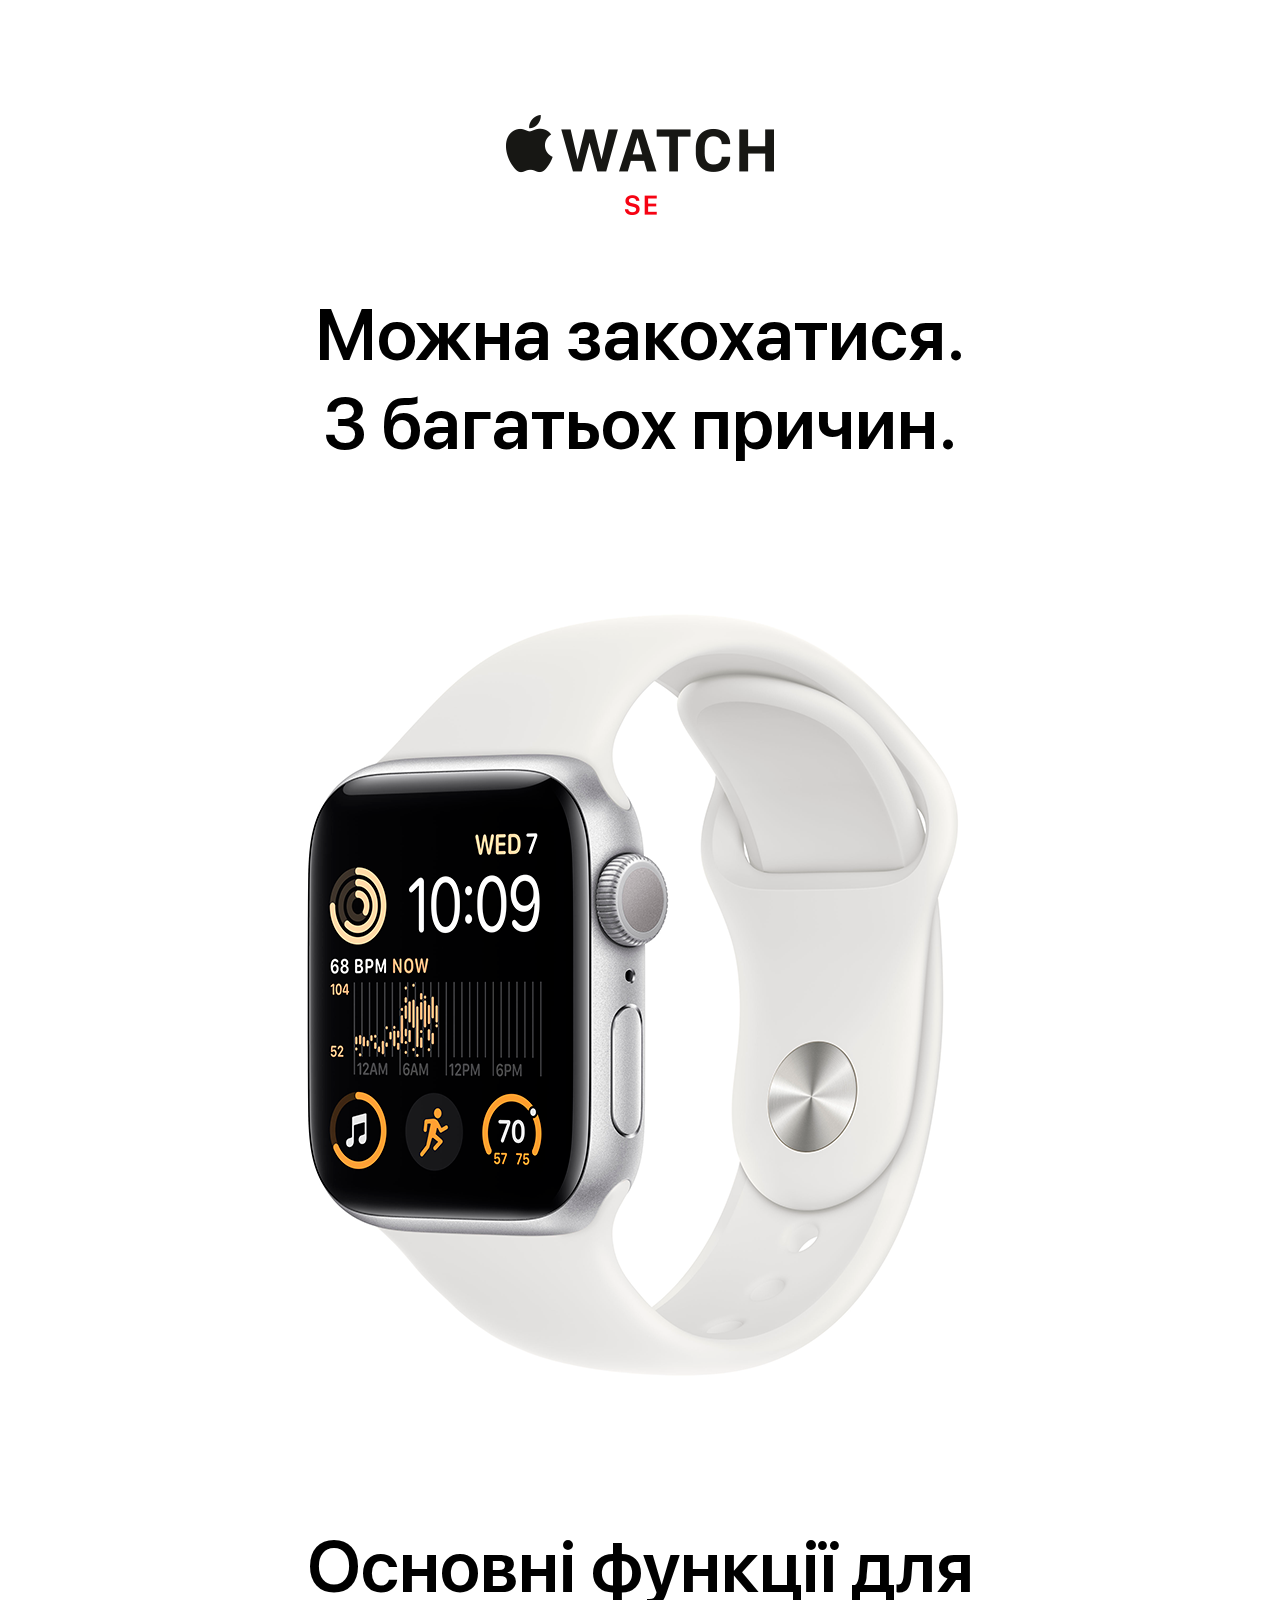
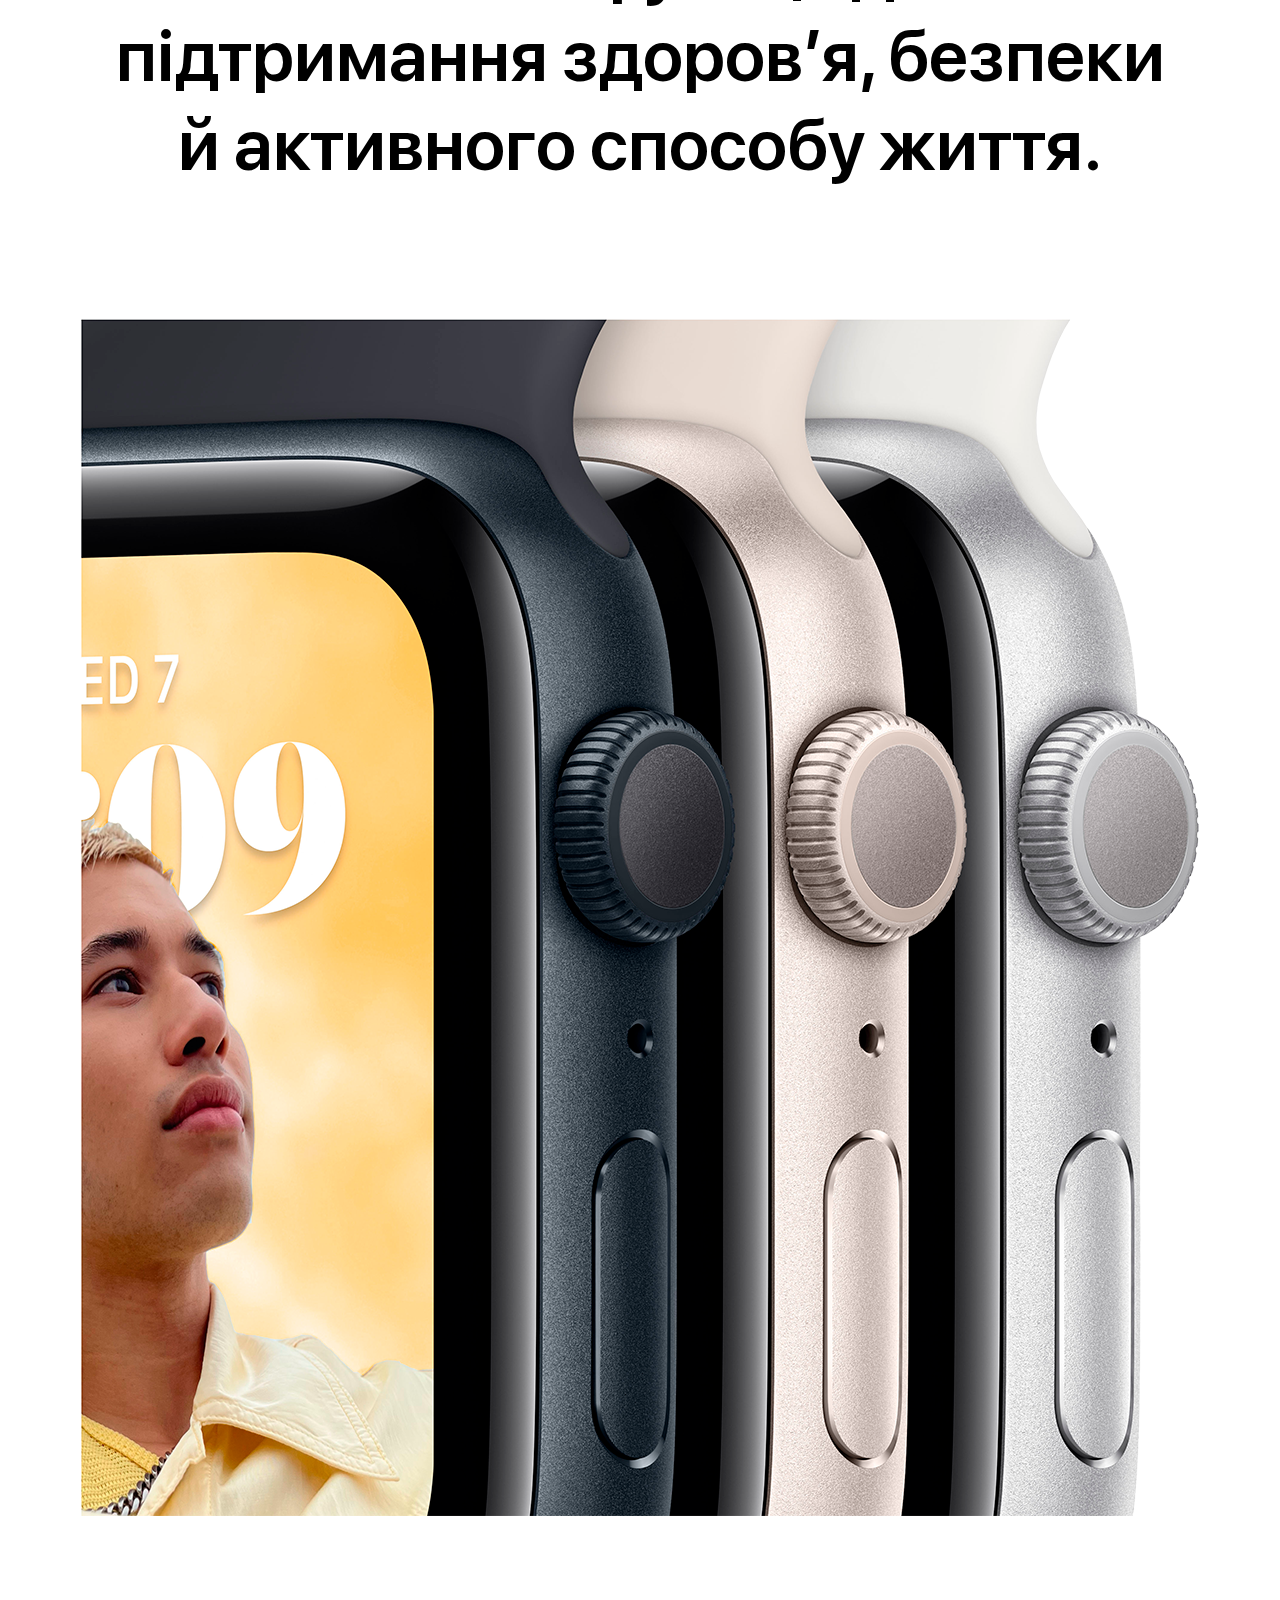
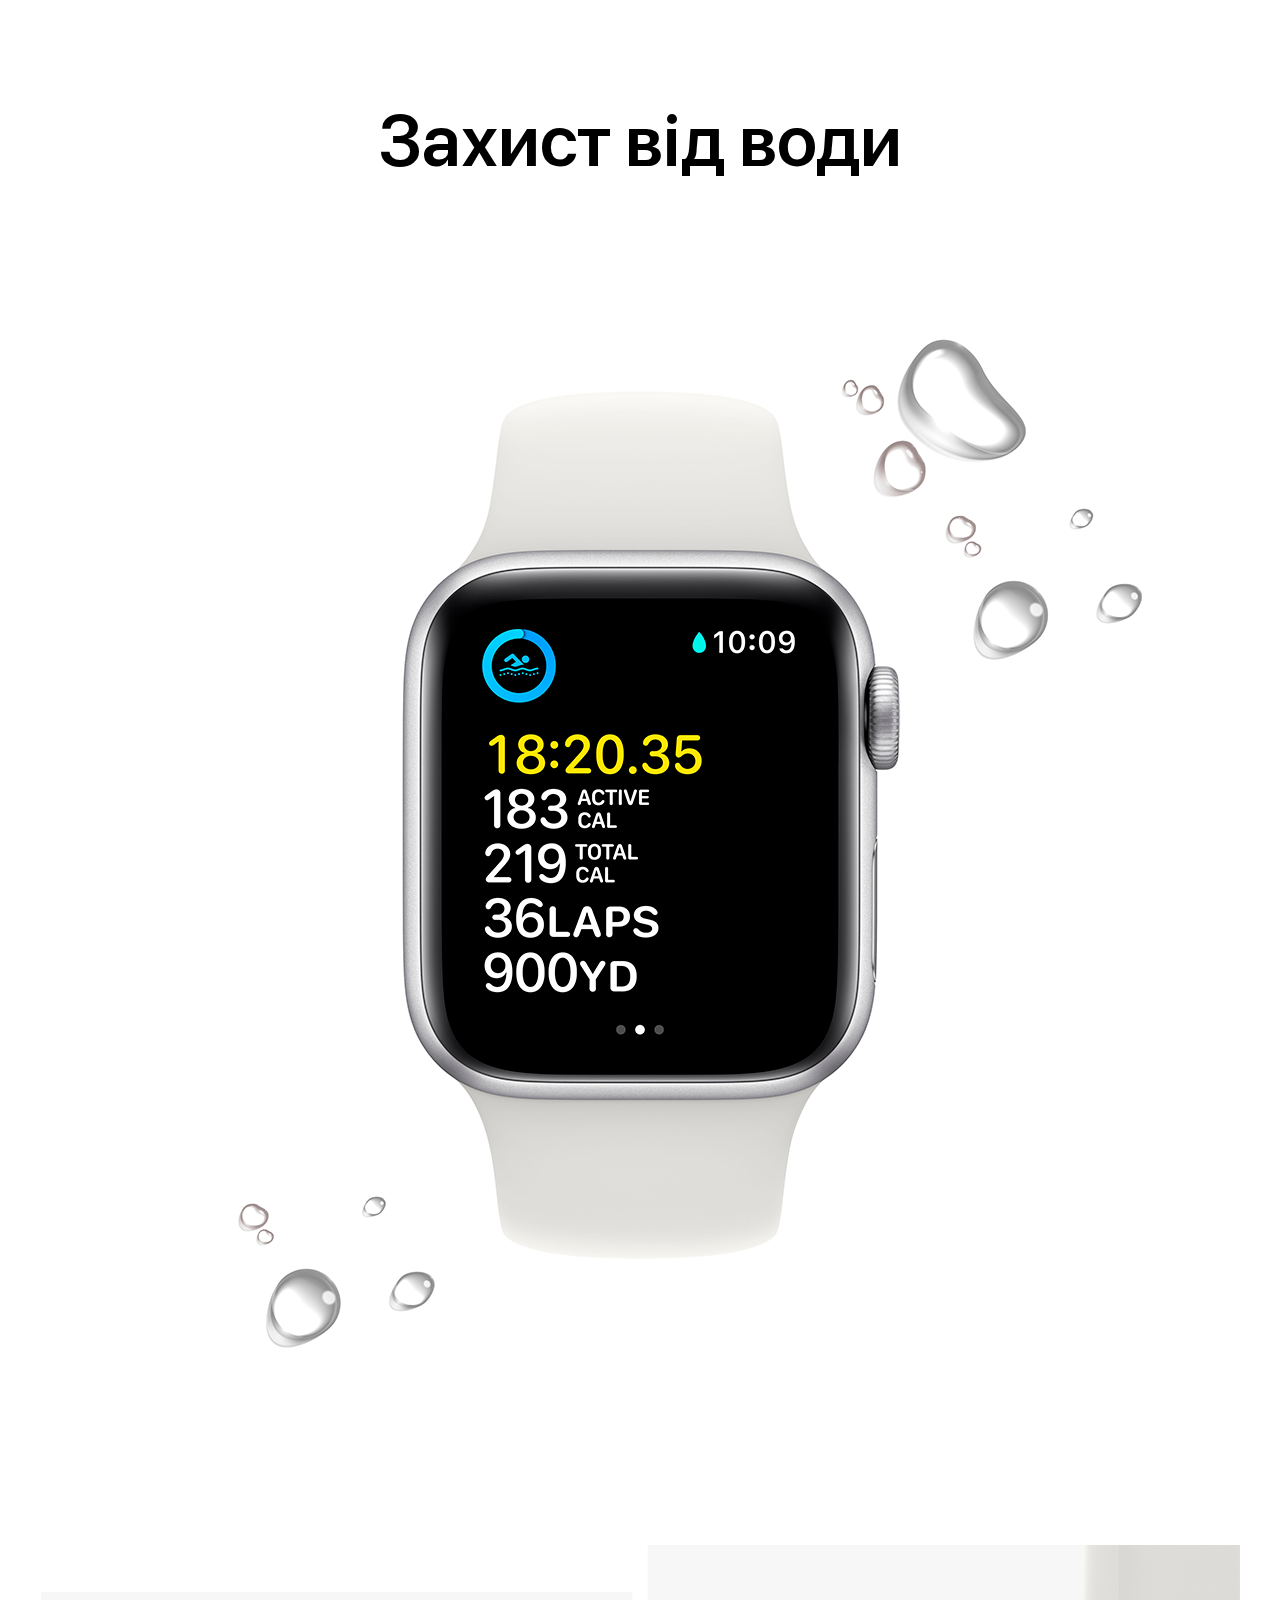
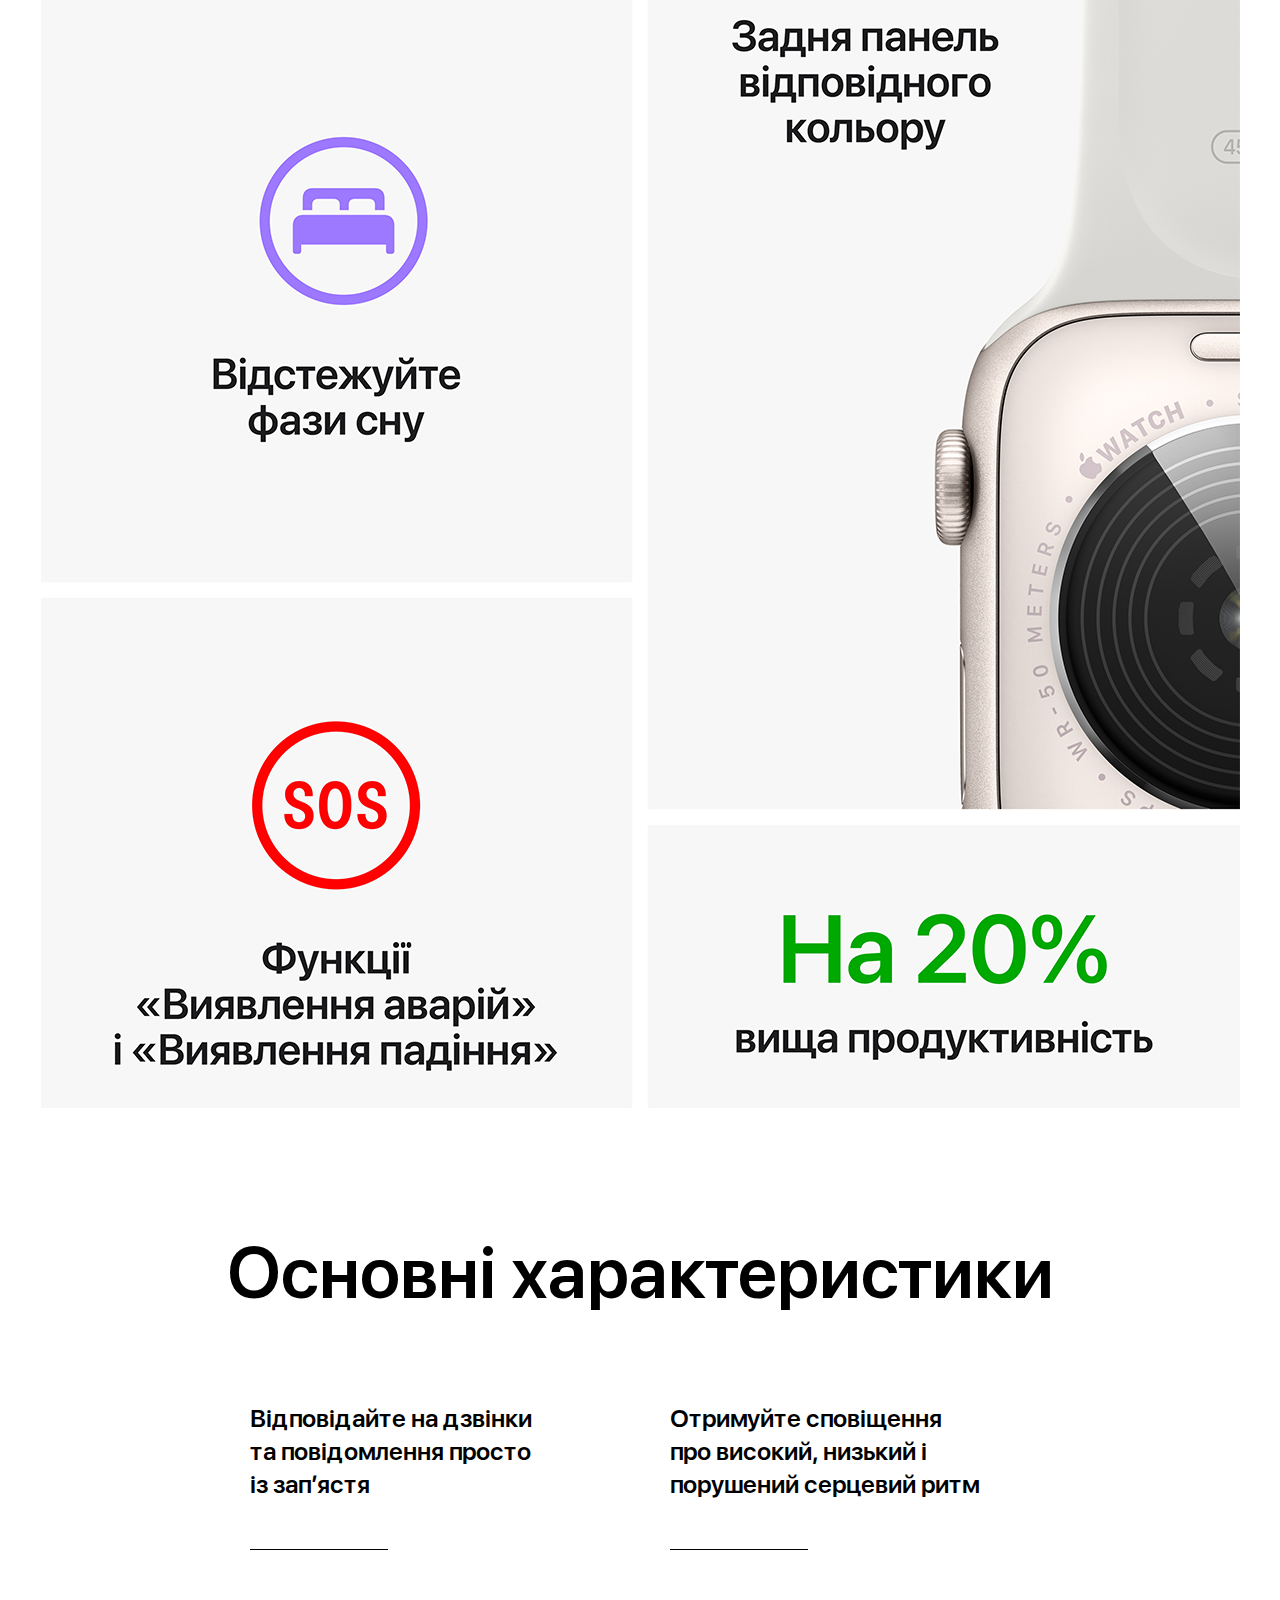
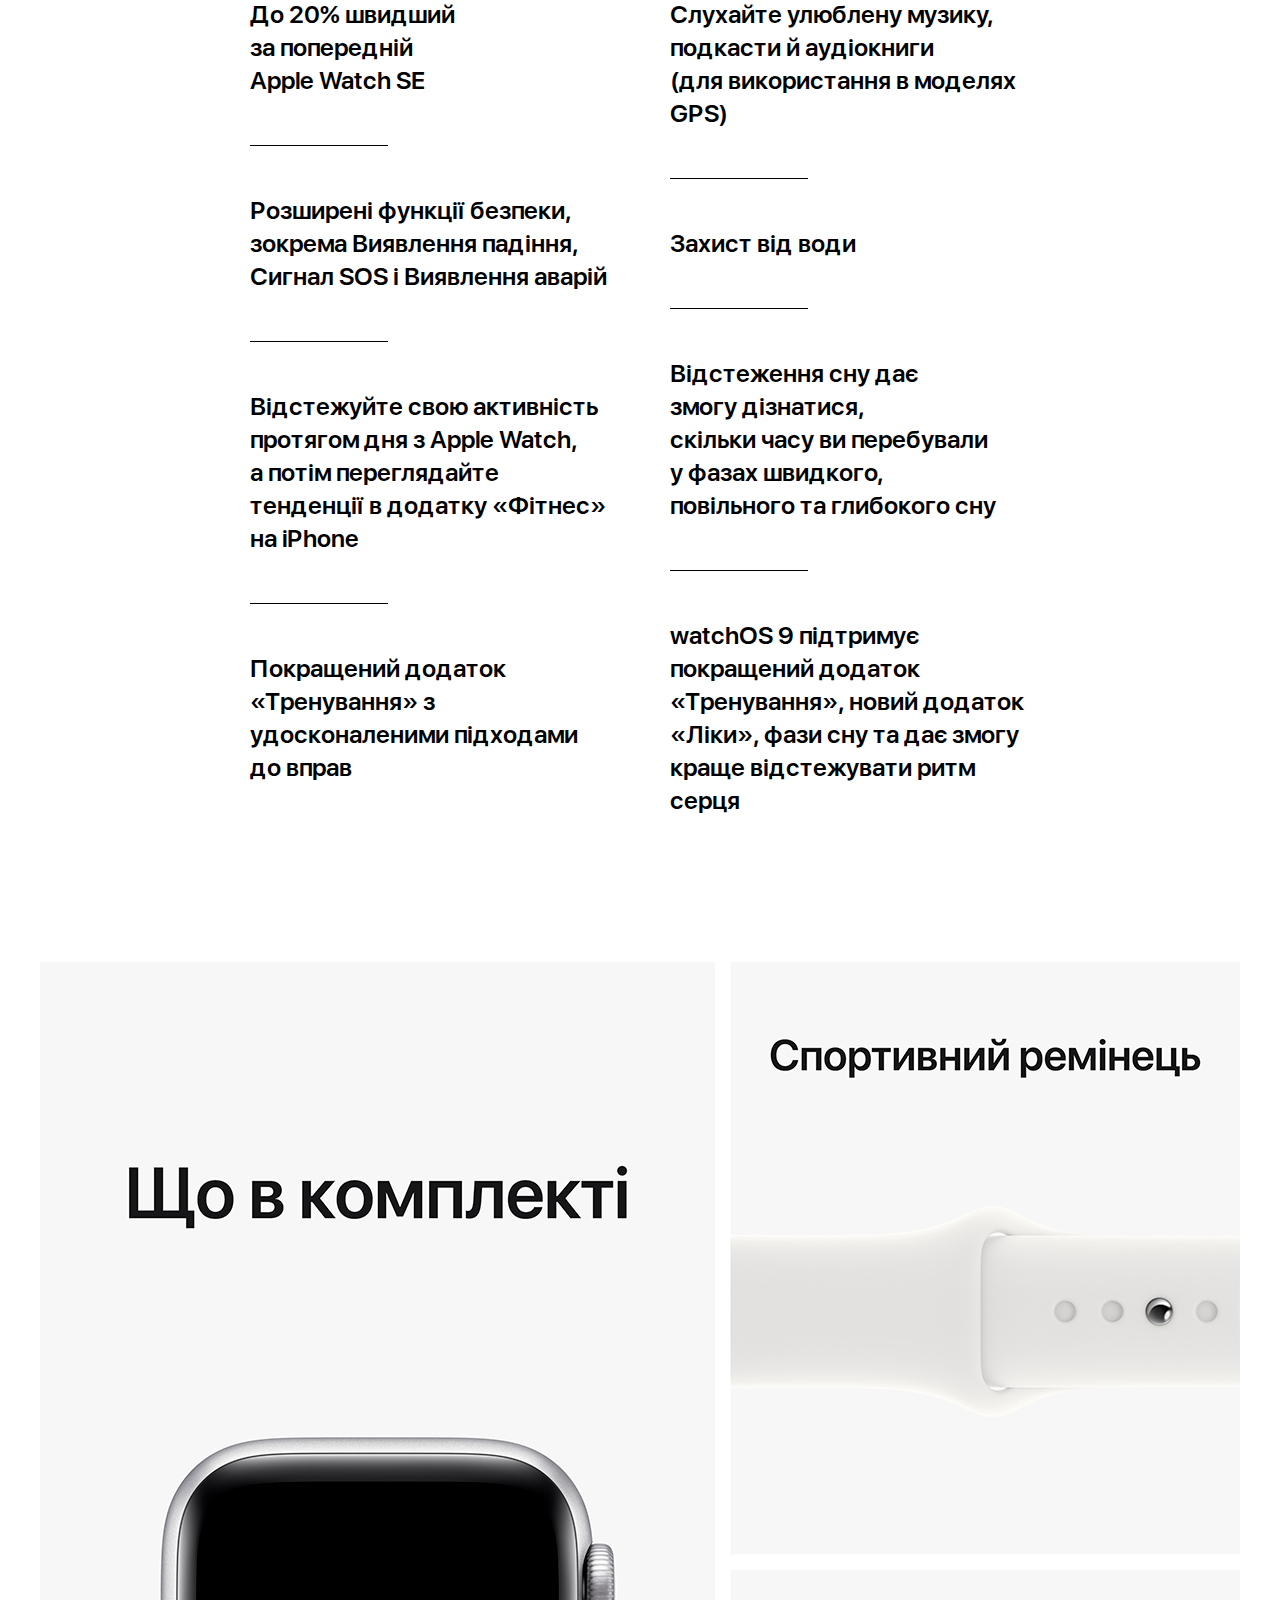
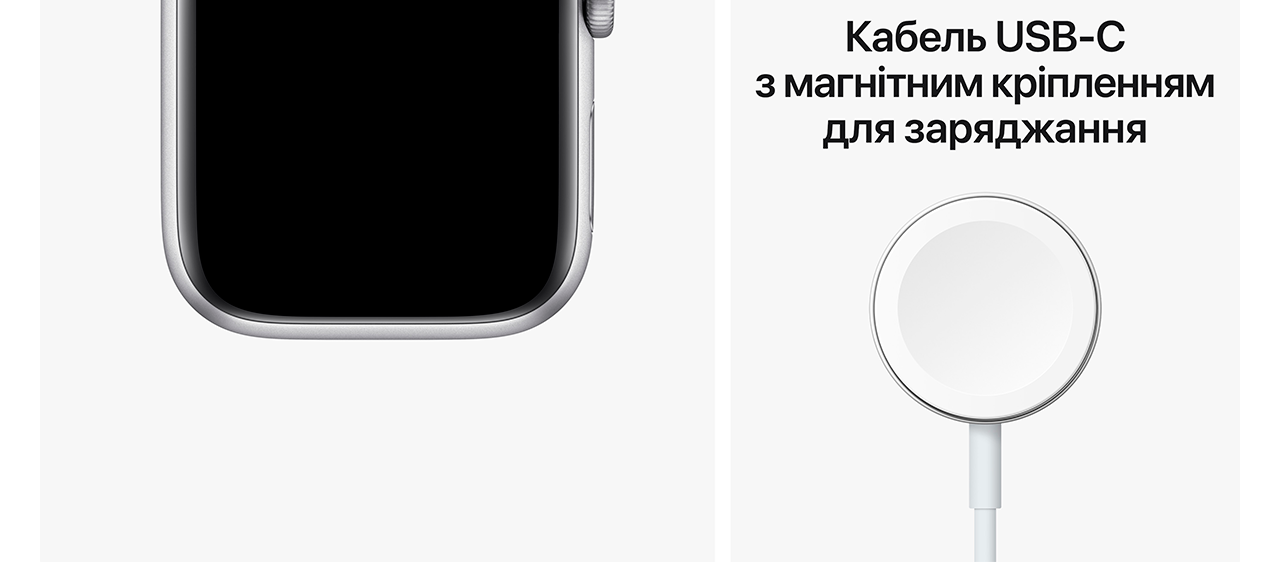
<file: index.html>
<!DOCTYPE html>
<html lang="en">

<head>
    <meta charset="UTF-8">
    <meta http-equiv="X-UA-Compatible" content="IE=edge">
    <meta name="viewport" content="width=device-width, initial-scale=1.0">
    <title>ad-watch</title>
    <link rel="stylesheet" href="style.css">
</head>

<body>
    <section class="position-one">
        <img src="/img/position-1/Apple_Watch_SE_Cellular_Logo_Black_CMYK__USEN.png" alt="Watch_SE"
            class="position-one__img-one">
        <h2 class="position-one__title title-72">Можна закохатися. <br>
            З багатьох причин.</h2>
        <img src="/img/position-1/RUKZ_WatchSE_GPS_Q422_40mm_Silver_Aluminum_White_Sport_Band_PDP_Image_Position-1.png"
            alt="WatchSE_GPS_Q422" class="position-one__img-two">
    </section>

    <section class="position-two">
        <h2 class="position-two__title title-72">Основні функції для<br>
            підтримання здоров’я, безпеки<br>
            й активного способу життя.</h2>
        <img class="position-two__img" src="/img/position-2/watch-different-color.png" alt="watch-se-different-color">
    </section>

    <section class="position-three">
        <h2 class="position-three__title title-72">Захист від води</h2>
        <img class="position-three__img"
            src="/img/position-3/RUKZ_WatchSE_GPS_Q422_40mm_Silver_Aluminum_White_Sport_Band_PDP_Image_Position-4.png"
            alt="WatchSE_GPS_Q422">
    </section>

    <section class="position-four">
        <div id="position-four__img-all">
            <img class="position-four__img-one"
                src="/img/position-4/UAUA_WatchSE_GPS_Q422_40mm_Silver_Aluminum_White_Sport_Band_PDP_Image_Position-7-1.png"
                alt="WatchSE_GPS_Q422">
            <img class="position-four__img-two"
                src="/img/position-4/UAUA_WatchSE_GPS_Q422_40mm_Silver_Aluminum_White_Sport_Band_PDP_Image_Position-7-2.png"
                alt="WatchSE_GPS_Q422">
        </div>

    </section>

    <section class="position-five">
        <h2 class="position-five__title title-72">Основні характеристики</h2>
        <div class="position-five__wrraper">
            <div class="position-five__wrraper-left">
                <div class="position-five__description title-25">
                    Відповідайте на дзвінки<br>
                    та повідомлення просто<br>
                    із зап’ястя
                </div>
                <div class="position-five__divider"></div>
                <div class="position-five__description title-25">
                    До 20% швидший<br>
                    за попередній<br>
                    Apple Watch SE
                </div>
                <div class="position-five__divider"></div>
                <div class="position-five__description title-25">
                    Розширені функції безпеки,<br>
                    зокрема Виявлення падіння,<br>
                    Сигнал SOS і Виявлення аварій
                </div>
                <div class="position-five__divider"></div>
                <div class="position-five__description title-25">
                    Відстежуйте свою активність<br>
                    протягом дня з Apple Watch,<br>
                    а потім переглядайте<br>
                    тенденції в додатку «Фітнес»<br>
                    на iPhone
                </div>
                <div class="position-five__divider"></div>
                <div class="position-five__description title-25">
                    Покращений додаток<br>
                    «Тренування» з<br>
                    удосконаленими підходами<br>
                    до вправ
                </div>
            </div>

            <div class="position-five__wrraper-right">
                <div class="position-five__description title-25">
                    Отримуйте сповіщення<br>
                    про високий, низький і<br>
                    порушений серцевий ритм
                </div>
                <div class="position-five__divider"></div>
                <div class="position-five__description title-25">
                    Слухайте улюблену музику,<br>
                    подкасти й аудіокниги<br>
                    (для використання в моделях<br>
                    GPS)
                </div>
                <div class="position-five__divider"></div>
                <div class="position-five__description title-25">
                    Захист від води
                </div>
                <div class="position-five__divider"></div>
                <div class="position-five__description title-25">
                    Відстеження сну дає<br>
                    змогу дізнатися,<br>
                    скільки часу ви перебували<br>
                    у фазах швидкого,<br>
                    повільного та глибокого сну
                </div>
                <div class="position-five__divider"></div>
                <div class="position-five__description title-25">
                    watchOS 9 підтримує<br>
                    покращений додаток<br>
                    «Тренування», новий додаток<br>
                    «Ліки», фази сну та дає змогу<br>
                    краще відстежувати ритм<br>
                    серця
                </div>
            </div>
        </div>
    </section>

    <section class="position-six">
        <img class="position-six__img"
            src="/img/position-6/UAUA_WatchSE_GPS_Q422_40mm_Silver_Aluminum_White_Sport_Band_PDP_Image_Position-8.png"
            alt="WatchSE_GPS_Q422">
    </section>


</body>

</html>
</file>
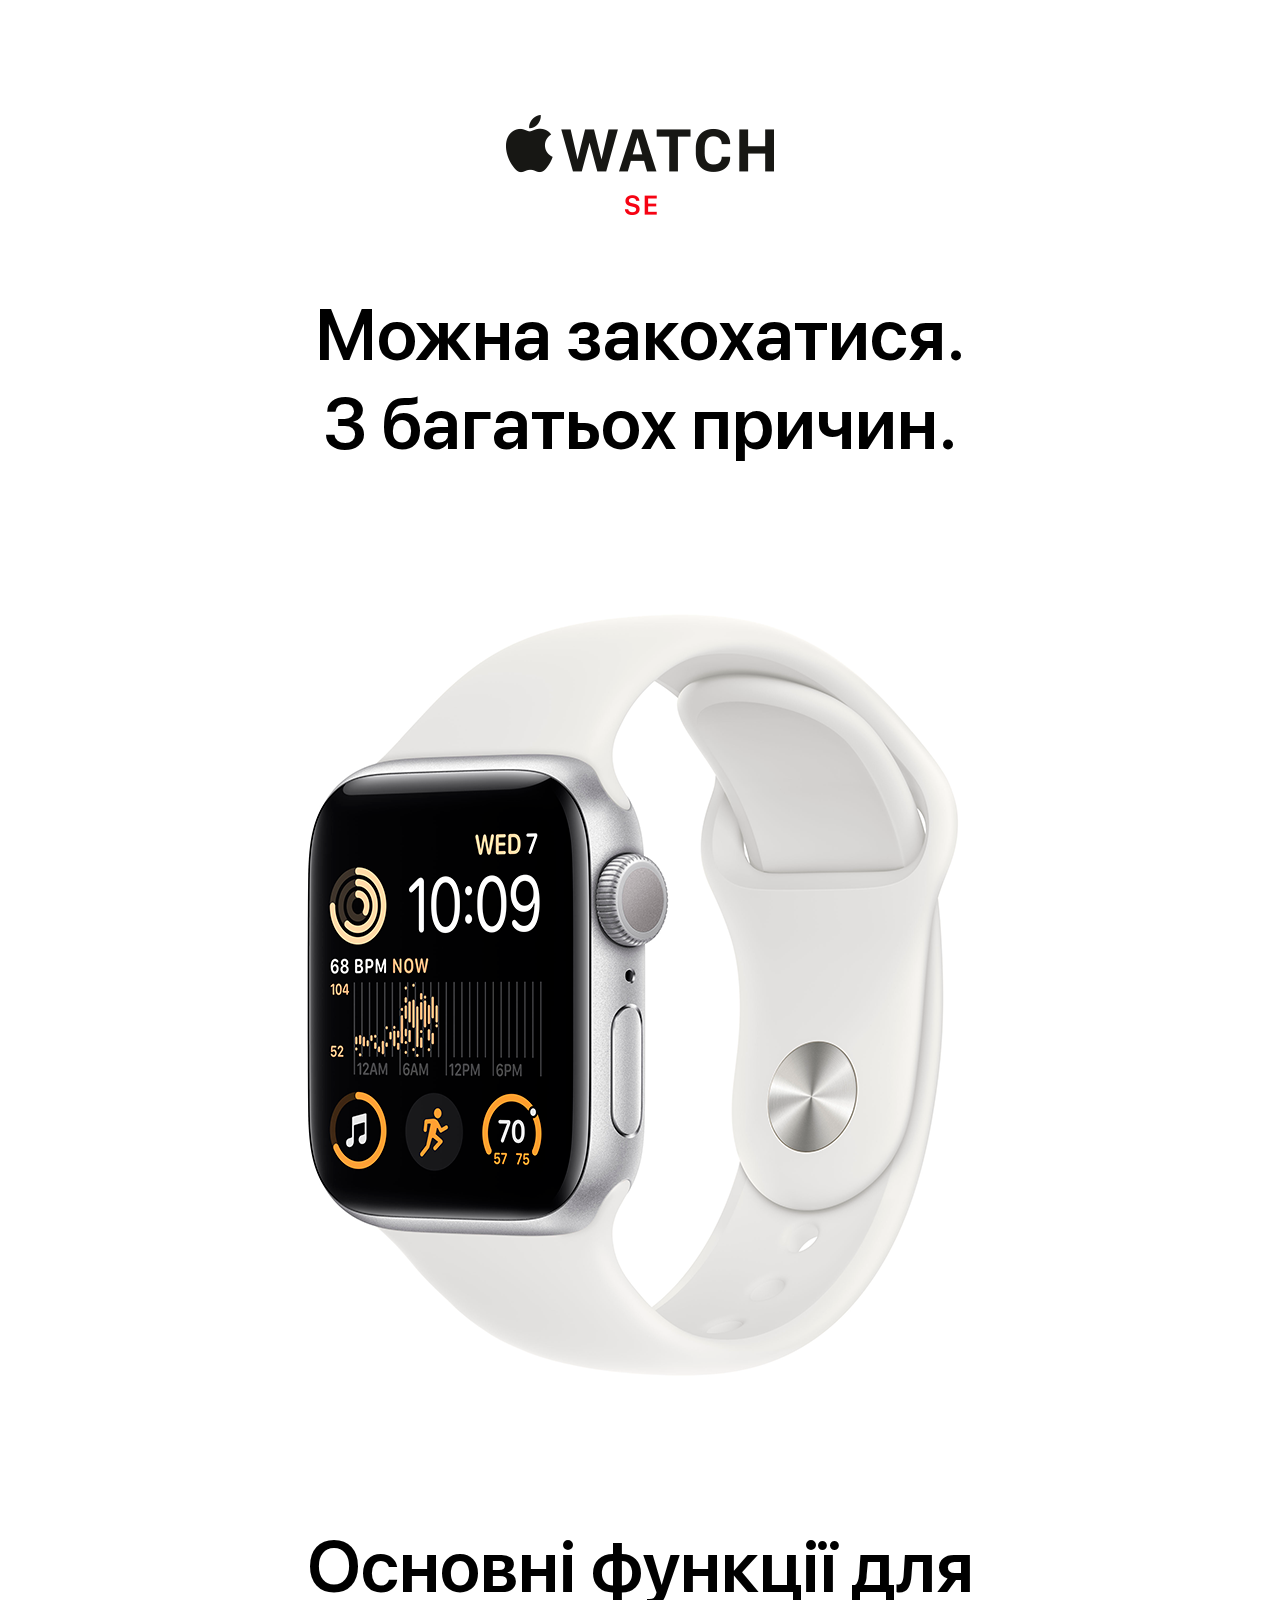
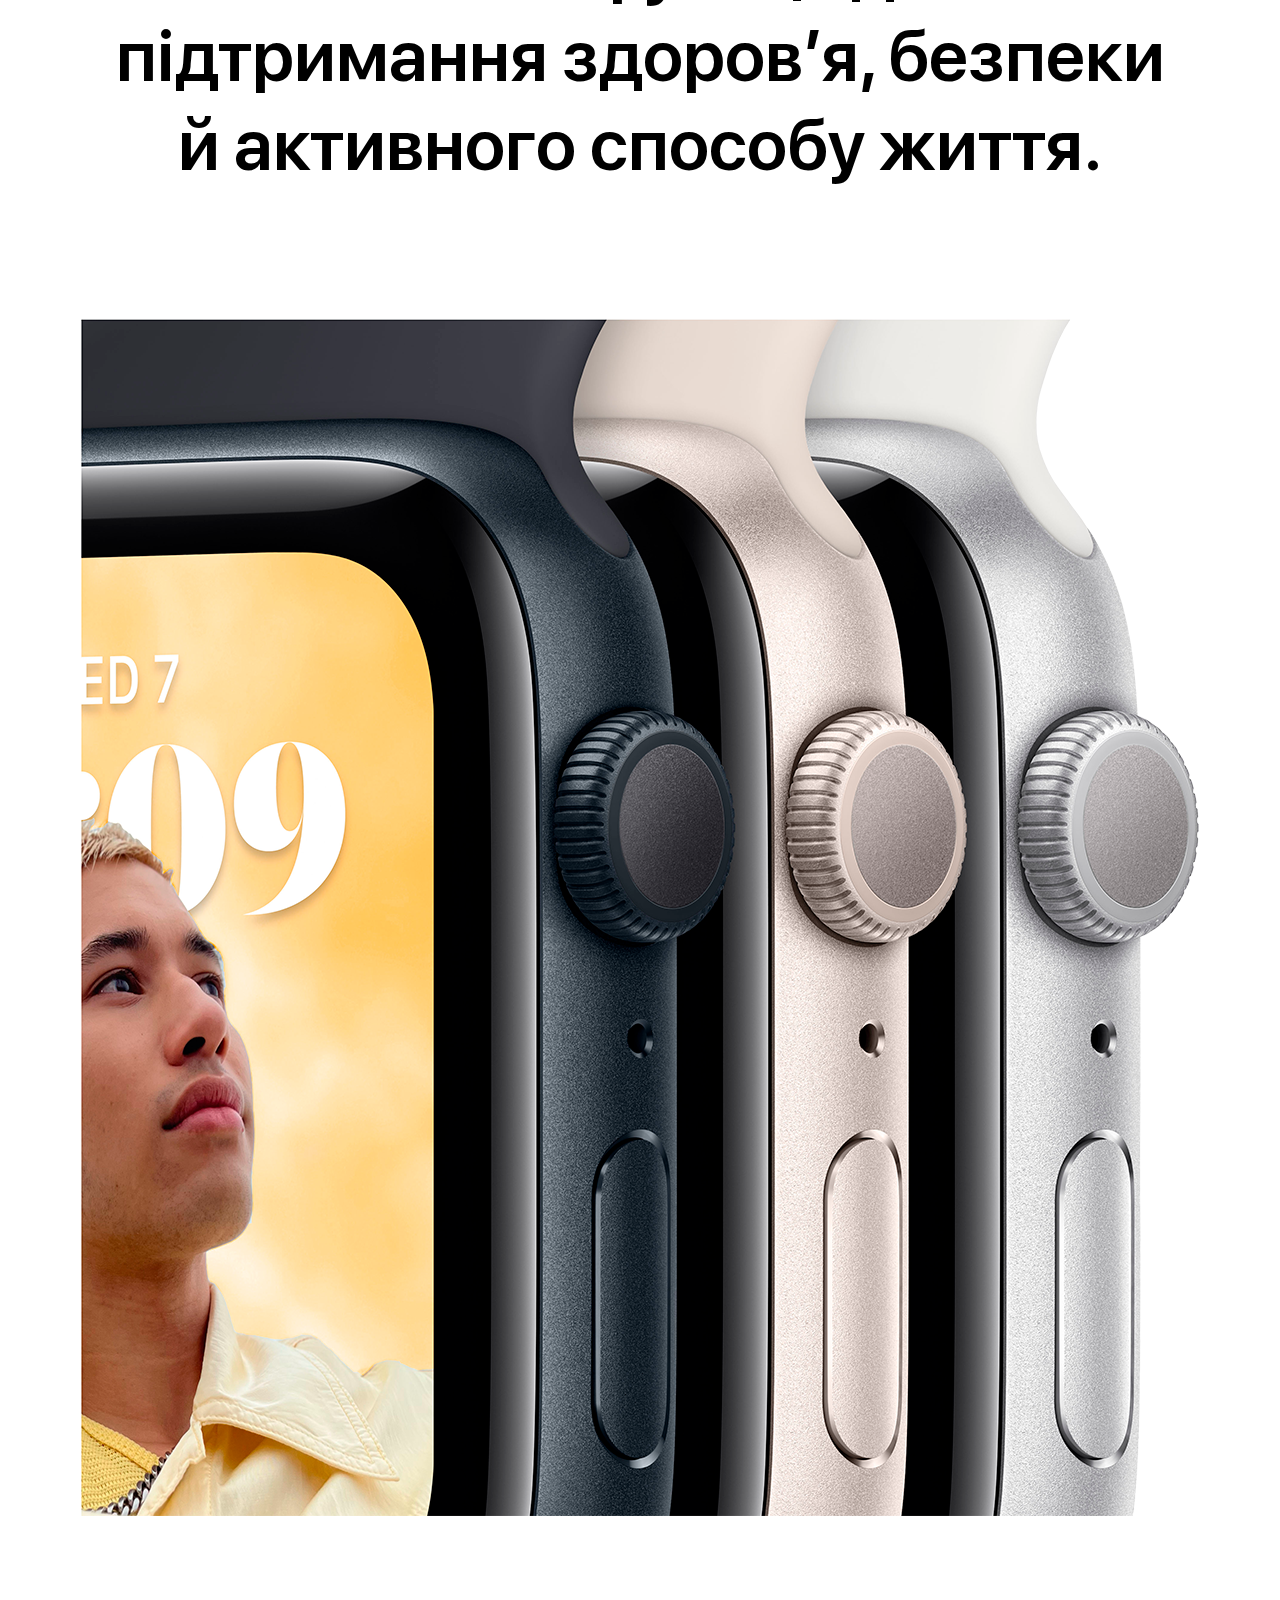
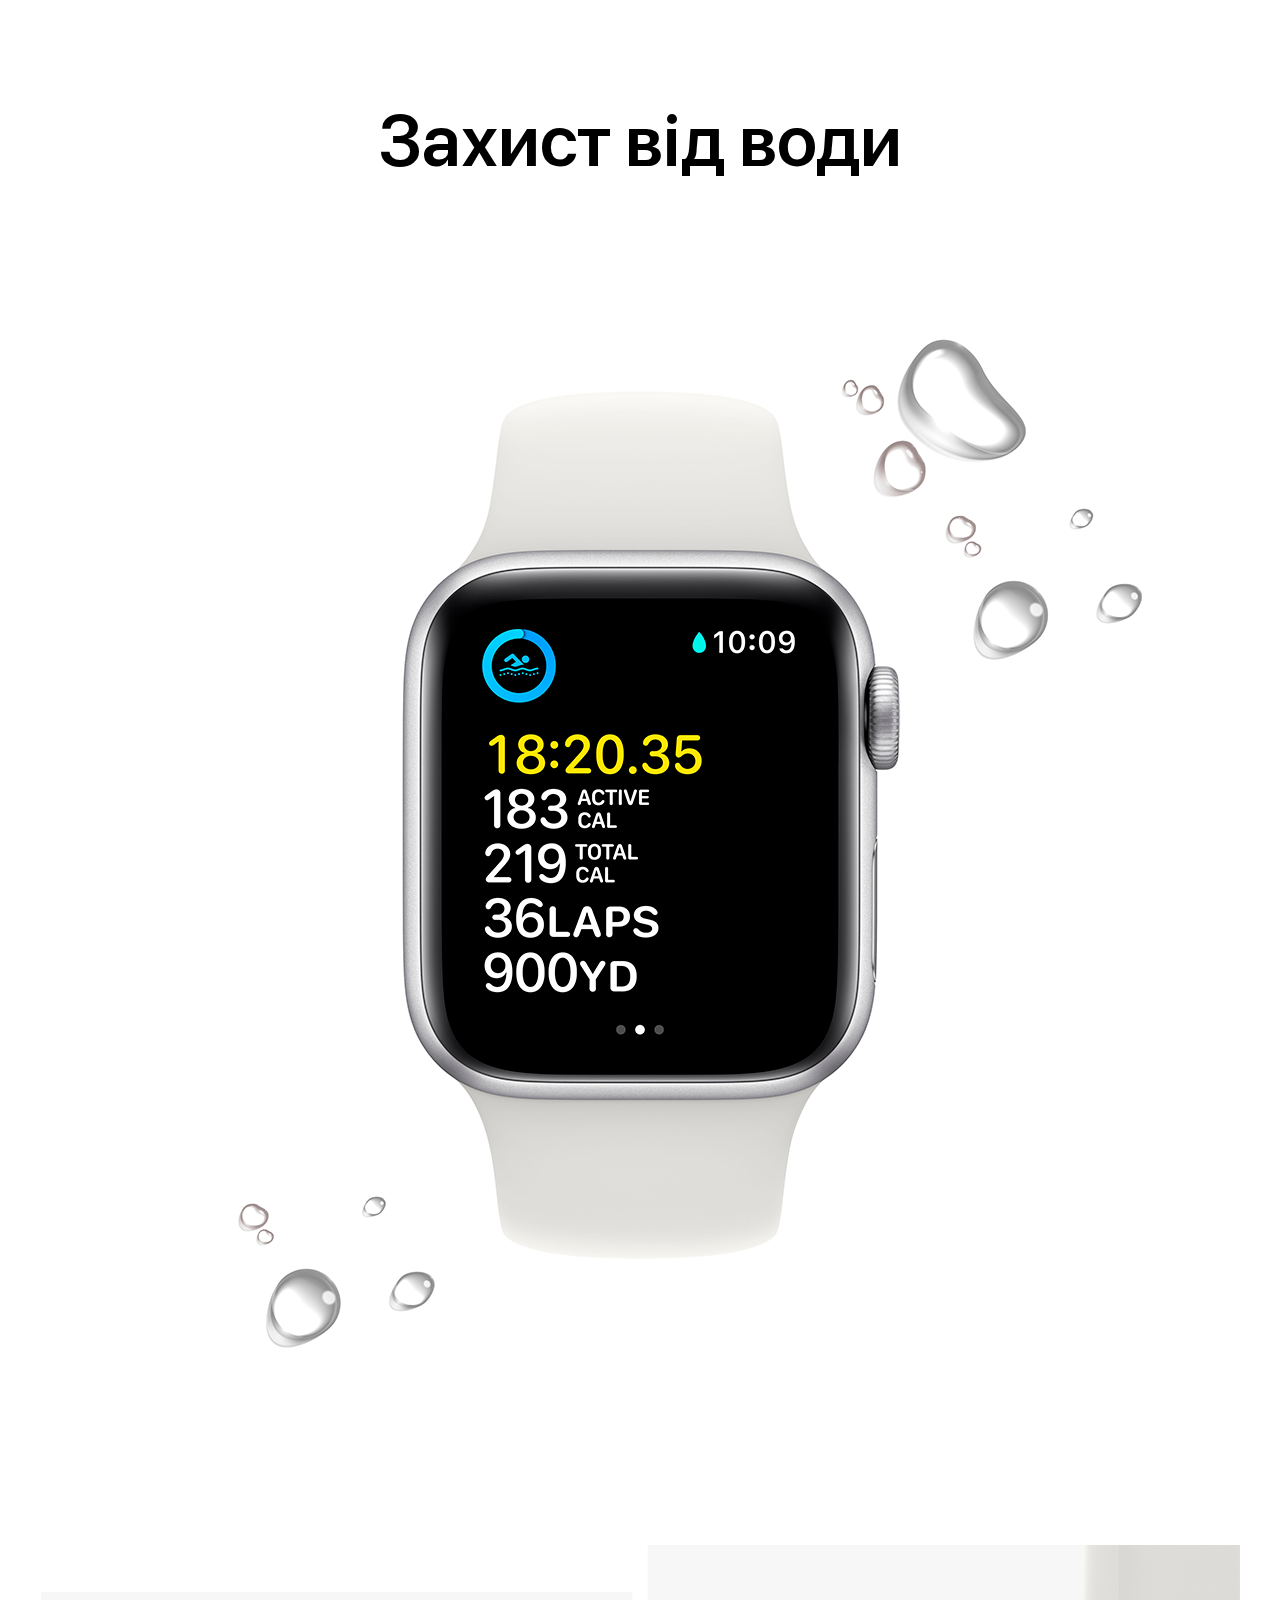
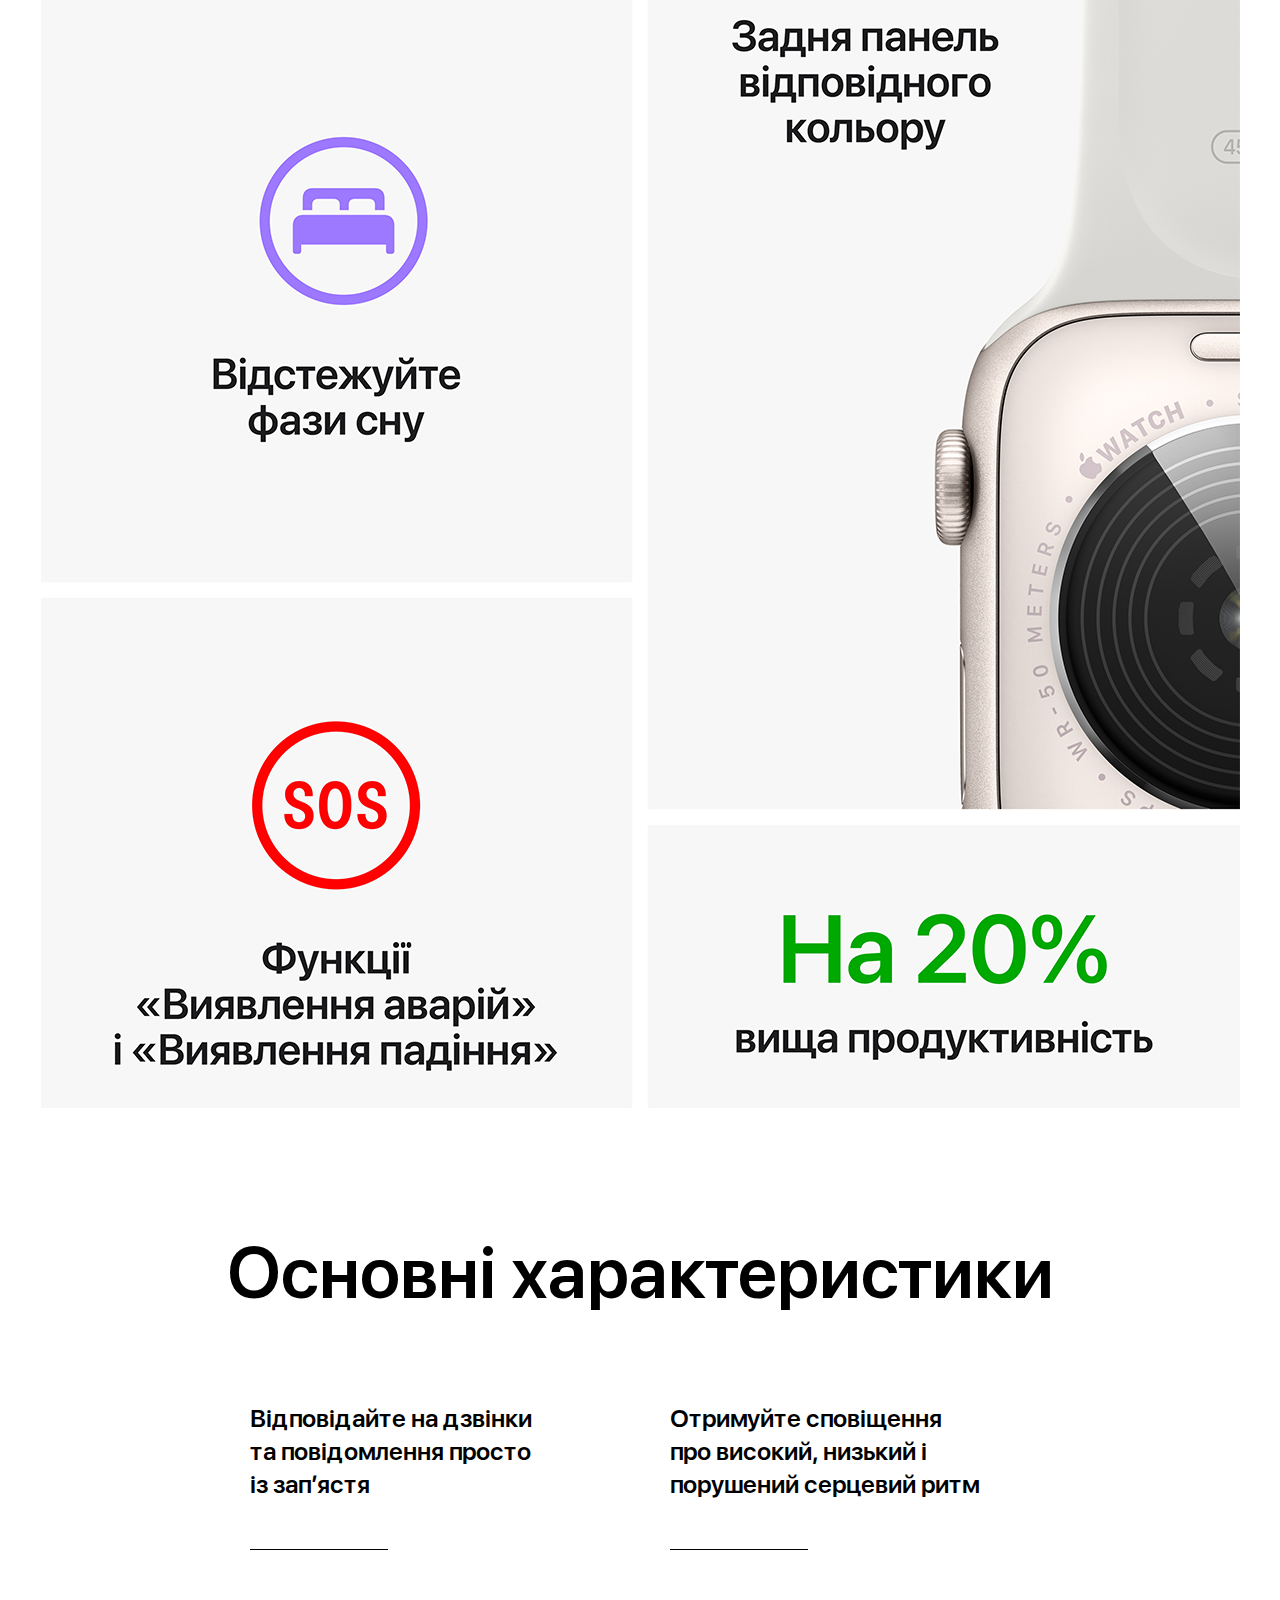
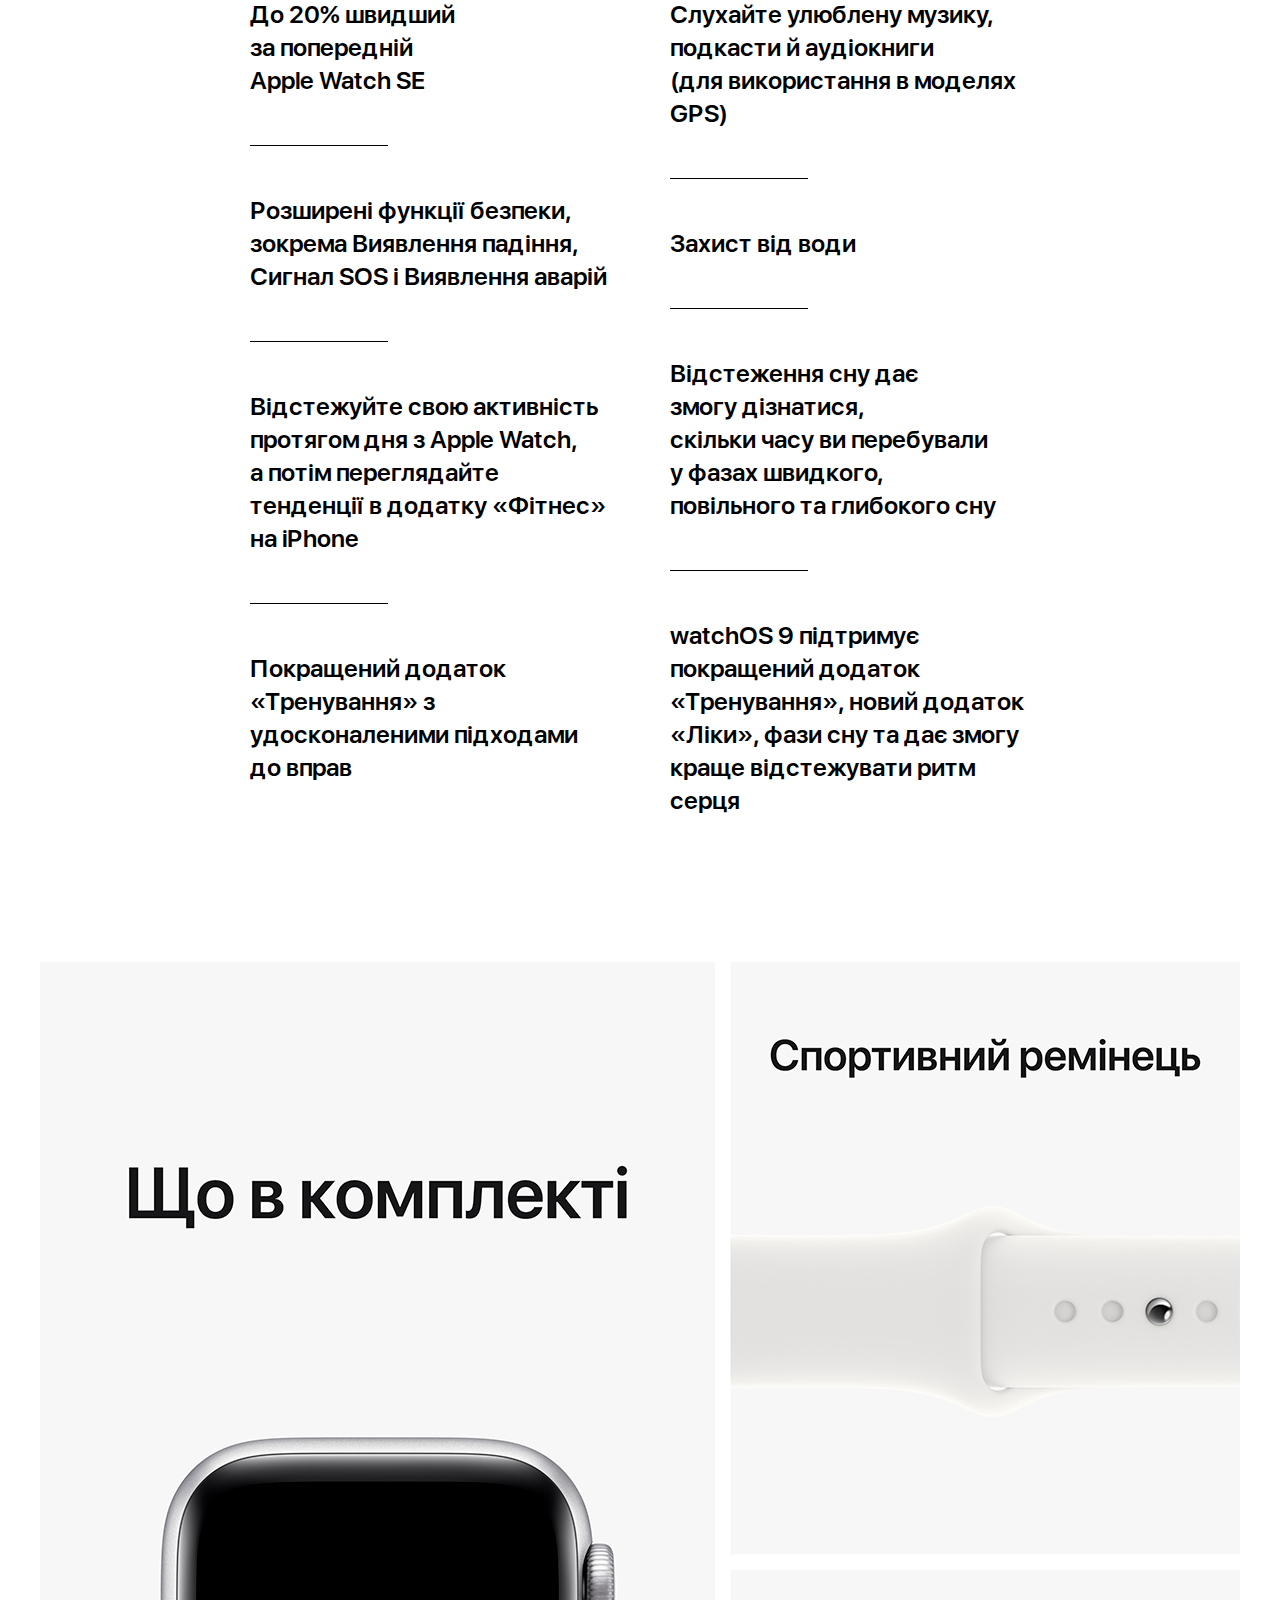
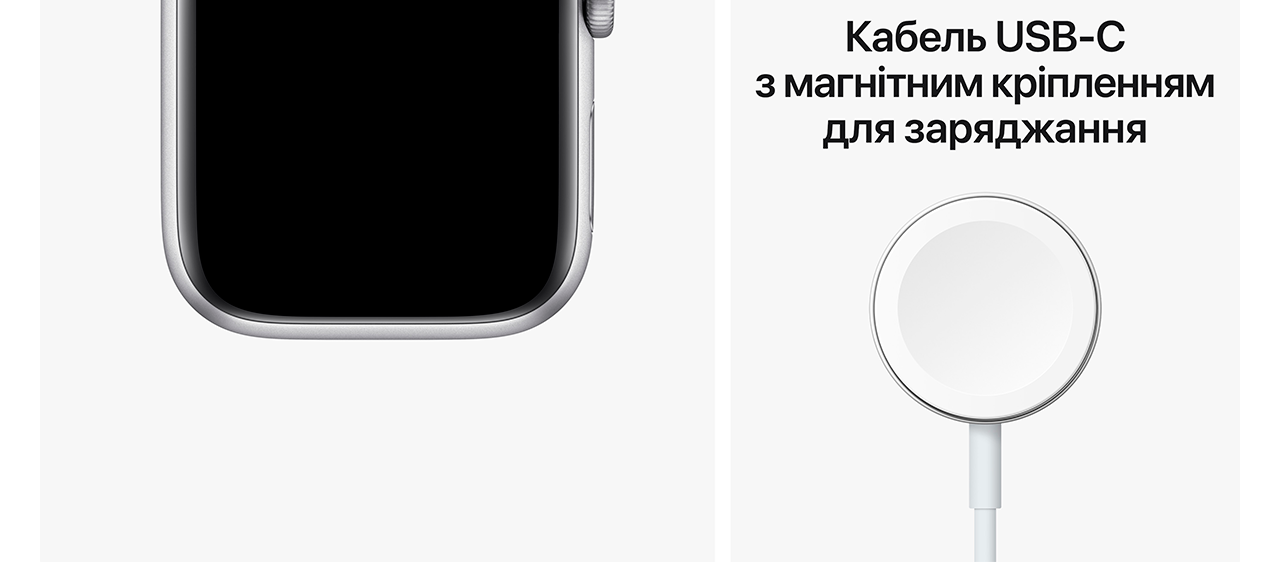
<file: src/index.html>
<!DOCTYPE html>
<html lang="en">

<head>
    <meta charset="UTF-8">
    <meta http-equiv="X-UA-Compatible" content="IE=edge">
    <meta name="viewport" content="width=device-width, initial-scale=1.0">
    <title>ad-watch</title>
    <link rel="stylesheet" href="style.css">
</head>

<body>
    <section class="position-one">
        <img src="/src/img/position-1/Apple_Watch_SE_Cellular_Logo_Black_CMYK__USEN.png" alt="Watch_SE"
            class="position-one__img-one">
        <h2 class="position-one__title title-72">Можна закохатися. <br>
            З багатьох причин.</h2>
        <img src="/src/img/position-1/RUKZ_WatchSE_GPS_Q422_40mm_Silver_Aluminum_White_Sport_Band_PDP_Image_Position-1.png"
            alt="WatchSE_GPS_Q422" class="position-one__img-two">
    </section>

    <section class="position-two">
        <h2 class="position-two__title title-72">Основні функції для<br>
            підтримання здоров’я, безпеки<br>
            й активного способу життя.</h2>
        <img class="position-two__img" src="/src/img/position-2/watch-different-color.png"
            alt="watch-se-different-color">
    </section>

    <section class="position-three">
        <h2 class="position-three__title title-72">Захист від води</h2>
        <img class="position-three__img"
            src="/src/img/position-3/RUKZ_WatchSE_GPS_Q422_40mm_Silver_Aluminum_White_Sport_Band_PDP_Image_Position-4.png"
            alt="WatchSE_GPS_Q422">
    </section>

    <section class="position-four">
        <div id="position-four__img-all">
            <img class="position-four__img-one"
                src="/src/img/position-4/UAUA_WatchSE_GPS_Q422_40mm_Silver_Aluminum_White_Sport_Band_PDP_Image_Position-7-1.png"
                alt="WatchSE_GPS_Q422">
            <img class="position-four__img-two"
                src="/src/img/position-4/UAUA_WatchSE_GPS_Q422_40mm_Silver_Aluminum_White_Sport_Band_PDP_Image_Position-7-2.png"
                alt="WatchSE_GPS_Q422">
        </div>

    </section>

    <section class="position-five">
        <h2 class="position-five__title title-72">Основні характеристики</h2>
        <div class="position-five__wrraper">
            <div class="position-five__wrraper-left">
                <div class="position-five__description title-25">
                    Відповідайте на дзвінки<br>
                    та повідомлення просто<br>
                    із зап’ястя
                </div>
                <div class="position-five__divider"></div>
                <div class="position-five__description title-25">
                    До 20% швидший<br>
                    за попередній<br>
                    Apple Watch SE
                </div>
                <div class="position-five__divider"></div>
                <div class="position-five__description title-25">
                    Розширені функції безпеки,<br>
                    зокрема Виявлення падіння,<br>
                    Сигнал SOS і Виявлення аварій
                </div>
                <div class="position-five__divider"></div>
                <div class="position-five__description title-25">
                    Відстежуйте свою активність<br>
                    протягом дня з Apple Watch,<br>
                    а потім переглядайте<br>
                    тенденції в додатку «Фітнес»<br>
                    на iPhone
                </div>
                <div class="position-five__divider"></div>
                <div class="position-five__description title-25">
                    Покращений додаток<br>
                    «Тренування» з<br>
                    удосконаленими підходами<br>
                    до вправ
                </div>
            </div>

            <div class="position-five__wrraper-right">
                <div class="position-five__description title-25">
                    Отримуйте сповіщення<br>
                    про високий, низький і<br>
                    порушений серцевий ритм
                </div>
                <div class="position-five__divider"></div>
                <div class="position-five__description title-25">
                    Слухайте улюблену музику,<br>
                    подкасти й аудіокниги<br>
                    (для використання в моделях<br>
                    GPS)
                </div>
                <div class="position-five__divider"></div>
                <div class="position-five__description title-25">
                    Захист від води
                </div>
                <div class="position-five__divider"></div>
                <div class="position-five__description title-25">
                    Відстеження сну дає<br>
                    змогу дізнатися,<br>
                    скільки часу ви перебували<br>
                    у фазах швидкого,<br>
                    повільного та глибокого сну
                </div>
                <div class="position-five__divider"></div>
                <div class="position-five__description title-25">
                    watchOS 9 підтримує<br>
                    покращений додаток<br>
                    «Тренування», новий додаток<br>
                    «Ліки», фази сну та дає змогу<br>
                    краще відстежувати ритм<br>
                    серця
                </div>
            </div>
        </div>
    </section>

    <section class="position-six">
        <img class="position-six__img"
            src="/src/img/position-6/UAUA_WatchSE_GPS_Q422_40mm_Silver_Aluminum_White_Sport_Band_PDP_Image_Position-8.png"
            alt="WatchSE_GPS_Q422">
    </section>


</body>

</html>
</file>
<file: style.css>
@font-face {
  font-family: 'SF Pro Display';
  src: url("/fonts/FontsFree-Net-SFProDisplay-Semibold.ttf");
}

::after,
::before {
  -webkit-box-sizing: border-box;
  box-sizing: border-box;
}

* {
  font-family: 'SF Pro Display', sans-serif;
  margin: 0;
  padding: 0;
}

.title-25 {
  font-size: 25px;
  line-height: 33px;
}

.title-72 {
  font-size: 72px;
  text-align: center;
  line-height: 89px;
}

.position-one__img-one {
  display: block;
  margin: 115px auto 0 auto;
}

.position-one__title {
  margin-top: 75px;
}

.position-one__img-two {
  display: block;
  margin: 0 auto;
}

.position-two__img {
  display: block;
  margin: 130px auto 0 auto;
}

.position-three__title {
  margin-top: 180px;
}

.position-three__img {
  display: block;
  margin: 40px auto 0 auto;
}

.position-four__img {
  display: block;
  margin: 120px auto 0 auto;
}

.position-four #position-four__img-all {
  margin-top: 120px;
  display: -webkit-box;
  display: -ms-flexbox;
  display: flex;
  -webkit-box-align: center;
  -ms-flex-align: center;
  align-items: center;
  -webkit-box-pack: center;
  -ms-flex-pack: center;
  justify-content: center;
}

.position-five__title {
  margin-top: 120px;
  margin-bottom: 37px;
}

.position-five__description {
  margin-top: 48px;
  width: 370px;
}

.position-five__divider {
  margin-top: 48px;
  background: #000;
  width: 138px;
  height: 1px;
}

.position-five__wrraper {
  display: -webkit-box;
  display: -ms-flexbox;
  display: flex;
  -ms-flex-pack: distribute;
  justify-content: space-around;
  margin: 0 215px 0 225px;
}

.position-six__img {
  display: block;
  margin: 145px auto 0 auto;
}

@media (max-width: 1024px) {
  .position-one .title-72 {
    font-size: 42px;
    line-height: 59px;
  }

  .position-one__img-two {
    width: 750px;
  }

  .position-two .title-72 {
    font-size: 42px;
    line-height: 59px;
  }

  .position-two__img {
    width: 750px;
  }

  .position-three .title-72 {
    font-size: 42px;
    line-height: 59px;
  }

  .position-three__img {
    width: 750px;
  }

  .position-four__img-one,
  .position-four__img-two {
    width: 350px;
  }

  .position-five .title-72 {
    font-size: 42px;
    line-height: 59px;
  }

  .position-six__img {
    width: 750px;
  }
}

@media (max-width: 768px) {
  .position-one__img-two {
    width: 450px;
  }

  .position-two .title-72 {
    font-size: 38px;
  }

  .position-two__img {
    width: 520px;
  }

  .position-three__img {
    width: 550px;
  }

  .position-four__img-one,
  .position-four__img-two {
    width: 250px;
  }

  .position-five__wrraper {
    display: -webkit-box;
    display: -ms-flexbox;
    display: flex;
    -webkit-box-orient: vertical;
    -webkit-box-direction: normal;
    -ms-flex-direction: column;
    flex-direction: column;
    -webkit-box-align: center;
    -ms-flex-align: center;
    align-items: center;
    margin: 0;
  }

  .position-six__img {
    width: 550px;
  }
}

@media (max-width: 576px) {
  .position-one .title-72 {
    font-size: 26px;
    line-height: 39px;
  }

  .position-one__img-one {
    width: 150px;
    margin: 115px auto 0 auto;
  }

  .position-one__title {
    margin-top: 75px;
  }

  .position-one__img-two {
    width: 300px;
    display: block;
    margin: 0 auto;
  }

  .position-two .title-72 {
    font-size: 20px;
    line-height: 29px;
  }

  .position-two__img {
    width: 300px;
  }

  .position-three .title-72 {
    font-size: 26px;
    line-height: 39px;
  }

  .position-three__img {
    width: 300px;
  }

  .position-four #position-four__img-all {
    margin-top: 120px;
    display: -webkit-box;
    display: -ms-flexbox;
    display: flex;
    -webkit-box-orient: vertical;
    -webkit-box-direction: normal;
    -ms-flex-direction: column;
    flex-direction: column;
  }

  .position-four__img-one,
  .position-four__img-two {
    width: 300px;
  }

  .position-five .title-25 {
    font-size: 17px;
    line-height: 27px;
  }

  .position-five .title-72 {
    font-size: 24px;
    line-height: 39px;
  }

  .position-five__description {
    width: 250px;
  }

  .position-six__img {
    width: 300px;
  }
}

/*# sourceMappingURL=style.css.map */
</file>
<file: src/style.css>
@font-face {
  font-family: 'SF Pro Display';
  src: url("/src/fonts/FontsFree-Net-SFProDisplay-Semibold.ttf"); }
::after,
::before {
  -webkit-box-sizing: border-box;
          box-sizing: border-box; }

* {
  font-family: 'SF Pro Display', sans-serif;
  margin: 0;
  padding: 0; }

.title-25 {
  font-size: 25px;
  line-height: 33px; }

.title-72 {
  font-size: 72px;
  text-align: center;
  line-height: 89px; }

.position-one__img-one {
  display: block;
  margin: 115px auto 0 auto; }
.position-one__title {
  margin-top: 75px; }
.position-one__img-two {
  display: block;
  margin: 0 auto; }

.position-two__img {
  display: block;
  margin: 130px auto 0 auto; }

.position-three__title {
  margin-top: 180px; }
.position-three__img {
  display: block;
  margin: 40px auto 0 auto; }

.position-four__img {
  display: block;
  margin: 120px auto 0 auto; }
.position-four #position-four__img-all {
  margin-top: 120px;
  display: -webkit-box;
  display: -ms-flexbox;
  display: flex;
  -webkit-box-align: center;
      -ms-flex-align: center;
          align-items: center;
  -webkit-box-pack: center;
      -ms-flex-pack: center;
          justify-content: center; }

.position-five__title {
  margin-top: 120px;
  margin-bottom: 37px; }
.position-five__description {
  margin-top: 48px;
  width: 370px; }
.position-five__divider {
  margin-top: 48px;
  background: #000;
  width: 138px;
  height: 1px; }
.position-five__wrraper {
  display: -webkit-box;
  display: -ms-flexbox;
  display: flex;
  -ms-flex-pack: distribute;
      justify-content: space-around;
  margin: 0 215px 0 225px; }

.position-six__img {
  display: block;
  margin: 145px auto 0 auto; }

@media (max-width: 1024px) {
  .position-one .title-72 {
    font-size: 42px;
    line-height: 59px; }
  .position-one__img-two {
    width: 750px; }

  .position-two .title-72 {
    font-size: 42px;
    line-height: 59px; }
  .position-two__img {
    width: 750px; }

  .position-three .title-72 {
    font-size: 42px;
    line-height: 59px; }
  .position-three__img {
    width: 750px; }

  .position-four__img-one, .position-four__img-two {
    width: 350px; }

  .position-five .title-72 {
    font-size: 42px;
    line-height: 59px; }

  .position-six__img {
    width: 750px; } }
@media (max-width: 768px) {
  .position-one__img-two {
    width: 450px; }

  .position-two .title-72 {
    font-size: 38px; }
  .position-two__img {
    width: 520px; }

  .position-three__img {
    width: 550px; }

  .position-four__img-one, .position-four__img-two {
    width: 250px; }

  .position-five__wrraper {
    display: -webkit-box;
    display: -ms-flexbox;
    display: flex;
    -webkit-box-orient: vertical;
    -webkit-box-direction: normal;
        -ms-flex-direction: column;
            flex-direction: column;
    -webkit-box-align: center;
        -ms-flex-align: center;
            align-items: center;
    margin: 0; }

  .position-six__img {
    width: 550px; } }
@media (max-width: 576px) {
  .position-one .title-72 {
    font-size: 26px;
    line-height: 39px; }
  .position-one__img-one {
    width: 150px;
    margin: 115px auto 0 auto; }
  .position-one__title {
    margin-top: 75px; }
  .position-one__img-two {
    width: 300px;
    display: block;
    margin: 0 auto; }

  .position-two .title-72 {
    font-size: 20px;
    line-height: 29px; }
  .position-two__img {
    width: 300px; }

  .position-three .title-72 {
    font-size: 26px;
    line-height: 39px; }
  .position-three__img {
    width: 300px; }

  .position-four #position-four__img-all {
    margin-top: 120px;
    display: -webkit-box;
    display: -ms-flexbox;
    display: flex;
    -webkit-box-orient: vertical;
    -webkit-box-direction: normal;
        -ms-flex-direction: column;
            flex-direction: column; }
  .position-four__img-one, .position-four__img-two {
    width: 300px; }

  .position-five .title-25 {
    font-size: 17px;
    line-height: 27px; }
  .position-five .title-72 {
    font-size: 24px;
    line-height: 39px; }
  .position-five__description {
    width: 250px; }

  .position-six__img {
    width: 300px; } }

/*# sourceMappingURL=style.css.map */
</file>
